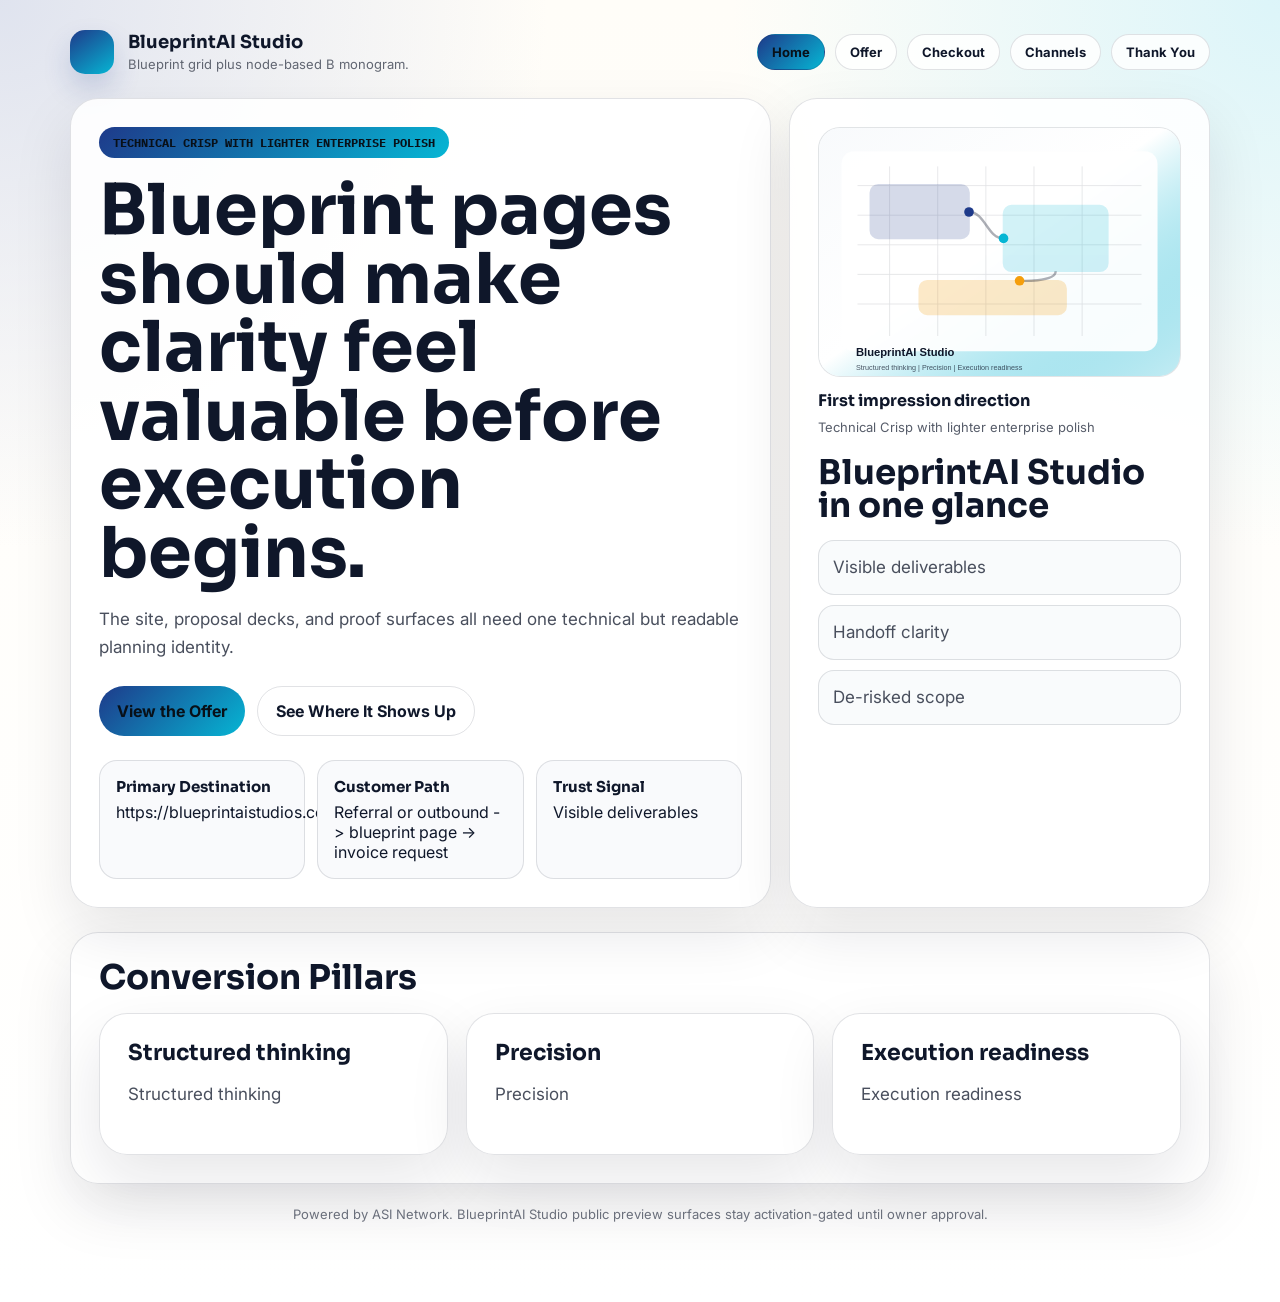
<file: index.html>
<!doctype html>
<html>
<head>
  <meta charset="utf-8" />
  <meta name="viewport" content="width=device-width, initial-scale=1" />
  <title>BlueprintAI Studio | Home</title>
  <link rel="preconnect" href="https://fonts.googleapis.com" /><link rel="preconnect" href="https://fonts.gstatic.com" crossorigin /><link href="https://fonts.googleapis.com/css2?family=Sora:wght@400;500;600;700;800&family=Inter:wght@400;500;600;700;800&family=IBM+Plex+Mono:wght@400;500;600;700;800&display=swap" rel="stylesheet" />
  <link rel="stylesheet" href="./styles.css" />
</head>
<body class="mode-technical">
  <main class="page">
    <header class="header">
      <a class="brand" href="./index.html">
        <span class="brand-mark"></span>
        <span class="brand-copy">
          <strong>BlueprintAI Studio</strong>
          <span>Blueprint grid plus node-based B monogram.</span>
        </span>
      </a>
      <nav class="nav">
        <a class='button primary' href='index.html'>Home</a>
        <a class='button ghost' href='offer.html'>Offer</a>
        <a class='button ghost' href='checkout.html'>Checkout</a>
        <a class='button ghost' href='channels.html'>Channels</a>
        <a class='button ghost' href='thank-you.html'>Thank You</a>
      </nav>
    </header>

    <section class="hero">
      <article class="hero-card">
        <div class="eyebrow">Technical Crisp with lighter enterprise polish</div>
        <h1>Blueprint pages should make clarity feel valuable before execution begins.</h1>
        <p>The site, proposal decks, and proof surfaces all need one technical but readable planning identity.</p>
        <div class="actions">
          <a class="button primary" href="./offer.html">View the Offer</a>
          <a class="button ghost" href="./channels.html">See Where It Shows Up</a>
        </div>
        <div class="meta">
          <div class="meta-card">
            <strong>Primary Destination</strong>
            <span>https://blueprintaistudios.com</span>
          </div>
          <div class="meta-card">
            <strong>Customer Path</strong>
            <span>Referral or outbound -&gt; blueprint page -&gt; invoice request</span>
          </div>

          <div class="meta-card">
            <strong>Trust Signal</strong>
            <span>Visible deliverables</span>
          </div>
        </div>
      </article>
      <aside class="visual-side">

      <figure class="visual-board visual-technical">
        <img class="visual-img" src="[data-uri]" alt="BlueprintAI Studio homepage visual system" loading="eager" />
        <figcaption>
          <strong>First impression direction</strong>
          <span>Technical Crisp with lighter enterprise polish</span>
        </figcaption>
      </figure>

        <h2>BlueprintAI Studio in one glance</h2>
        <ul class="proof-points"><li>Visible deliverables</li><li>Handoff clarity</li><li>De-risked scope</li></ul>
      </aside>
    </section>
    <section class="panel" style="margin-top:24px;">
      <h2>Conversion Pillars</h2>
      <div class="grid-three" style="margin-top:18px;">
        <article class='offer-card'><h3>Structured thinking</h3><p>Structured thinking</p></article><article class='offer-card'><h3>Precision</h3><p>Precision</p></article><article class='offer-card'><h3>Execution readiness</h3><p>Execution readiness</p></article>
      </div>
    </section>

    <div class="footer-note">Powered by ASI Network. BlueprintAI Studio public preview surfaces stay activation-gated until owner approval.</div>
  </main>
</body>
</html>
</file>
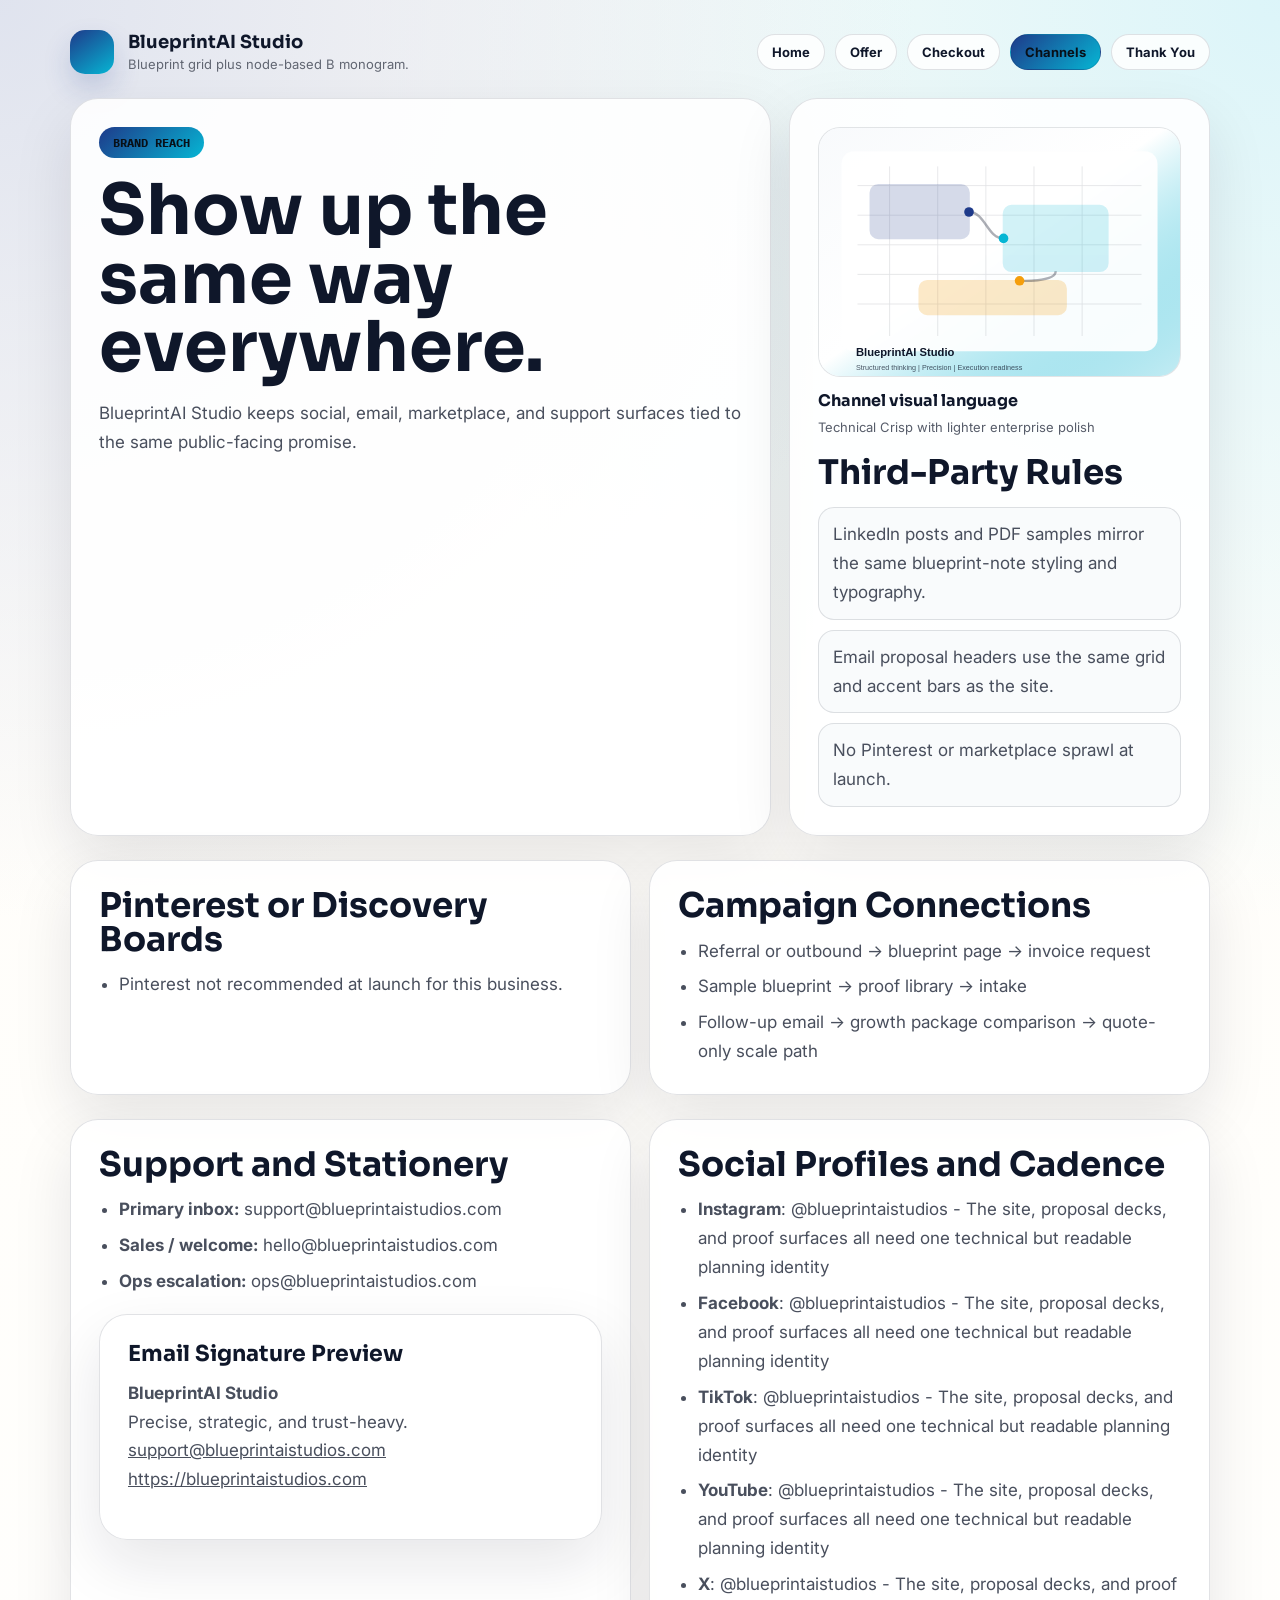
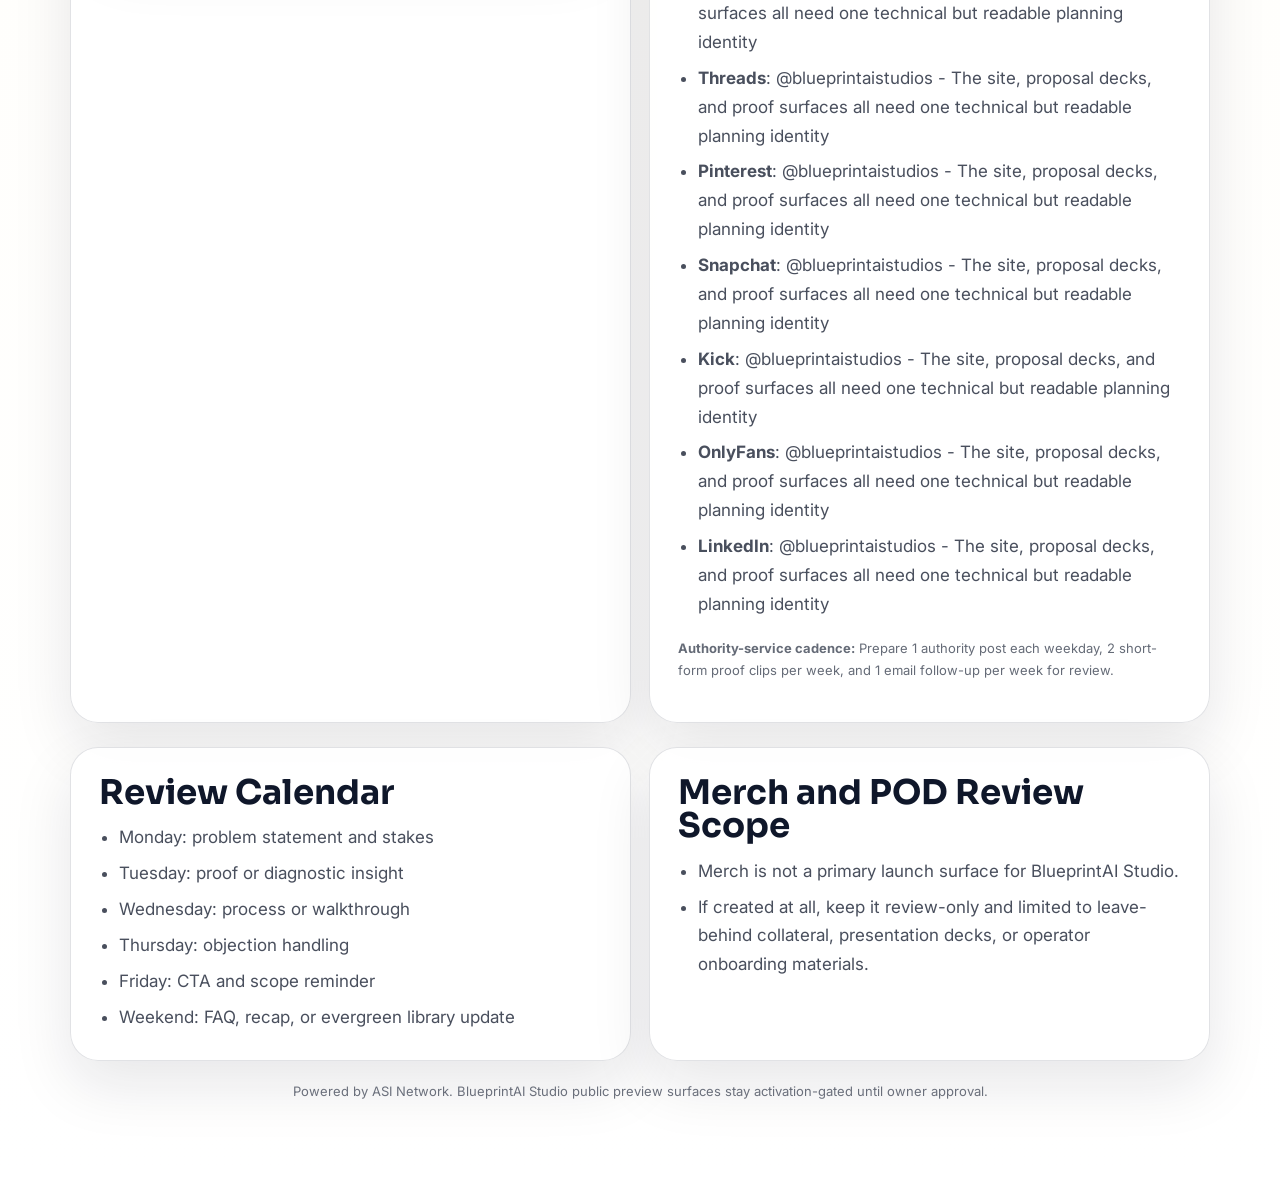
<file: channels.html>
<!doctype html>
<html>
<head>
  <meta charset="utf-8" />
  <meta name="viewport" content="width=device-width, initial-scale=1" />
  <title>BlueprintAI Studio | Channels</title>
  <link rel="preconnect" href="https://fonts.googleapis.com" /><link rel="preconnect" href="https://fonts.gstatic.com" crossorigin /><link href="https://fonts.googleapis.com/css2?family=Sora:wght@400;500;600;700;800&family=Inter:wght@400;500;600;700;800&family=IBM+Plex+Mono:wght@400;500;600;700;800&display=swap" rel="stylesheet" />
  <link rel="stylesheet" href="./styles.css" />
</head>
<body class="mode-technical">
  <main class="page">
    <header class="header">
      <a class="brand" href="./index.html">
        <span class="brand-mark"></span>
        <span class="brand-copy">
          <strong>BlueprintAI Studio</strong>
          <span>Blueprint grid plus node-based B monogram.</span>
        </span>
      </a>
      <nav class="nav">
        <a class='button ghost' href='index.html'>Home</a>
        <a class='button ghost' href='offer.html'>Offer</a>
        <a class='button ghost' href='checkout.html'>Checkout</a>
        <a class='button primary' href='channels.html'>Channels</a>
        <a class='button ghost' href='thank-you.html'>Thank You</a>
      </nav>
    </header>

    <section class="hero">
      <article class="hero-card">
        <div class="eyebrow">Brand Reach</div>
        <h1>Show up the same way everywhere.</h1>
        <p>BlueprintAI Studio keeps social, email, marketplace, and support surfaces tied to the same public-facing promise.</p>
      </article>
      <aside class="visual-side">

      <figure class="visual-board visual-technical">
        <img class="visual-img" src="[data-uri]" alt="BlueprintAI Studio channels visual system" loading="eager" />
        <figcaption>
          <strong>Channel visual language</strong>
          <span>Technical Crisp with lighter enterprise polish</span>
        </figcaption>
      </figure>

        <h2>Third-Party Rules</h2>
        <ul class="proof-points"><li>LinkedIn posts and PDF samples mirror the same blueprint-note styling and typography.</li><li>Email proposal headers use the same grid and accent bars as the site.</li><li>No Pinterest or marketplace sprawl at launch.</li></ul>
      </aside>
    </section>
    <section class="grid-two" style="margin-top:24px;">
      <section class="panel">
        <h2>Pinterest or Discovery Boards</h2>
        <ul><li>Pinterest not recommended at launch for this business.</li></ul>
      </section>
      <section class="panel">
        <h2>Campaign Connections</h2>
        <ul><li>Referral or outbound -&gt; blueprint page -&gt; invoice request</li><li>Sample blueprint -&gt; proof library -&gt; intake</li><li>Follow-up email -&gt; growth package comparison -&gt; quote-only scale path</li></ul>
      </section>
    </section>
    <section class="grid-two" style="margin-top:24px;">
      <section class="panel">
        <h2>Support and Stationery</h2>
        <ul>
          <li><strong>Primary inbox:</strong> support@blueprintaistudios.com</li>
          <li><strong>Sales / welcome:</strong> hello@blueprintaistudios.com</li>
          <li><strong>Ops escalation:</strong> ops@blueprintaistudios.com</li>
        </ul>
        <div class="offer-card" style="margin-top:18px;">
          <h3>Email Signature Preview</h3>
          <p style="margin-top:14px;"><strong>BlueprintAI Studio</strong><br />Precise, strategic, and trust-heavy.<br /><a href="mailto:support@blueprintaistudios.com">support@blueprintaistudios.com</a><br /><a href="https://blueprintaistudios.com">https://blueprintaistudios.com</a></p>
        </div>
      </section>
      <section class="panel">
        <h2>Social Profiles and Cadence</h2>
        <ul><li><strong>Instagram</strong>: @blueprintaistudios - The site, proposal decks, and proof surfaces all need one technical but readable planning identity</li><li><strong>Facebook</strong>: @blueprintaistudios - The site, proposal decks, and proof surfaces all need one technical but readable planning identity</li><li><strong>TikTok</strong>: @blueprintaistudios - The site, proposal decks, and proof surfaces all need one technical but readable planning identity</li><li><strong>YouTube</strong>: @blueprintaistudios - The site, proposal decks, and proof surfaces all need one technical but readable planning identity</li><li><strong>X</strong>: @blueprintaistudios - The site, proposal decks, and proof surfaces all need one technical but readable planning identity</li><li><strong>Threads</strong>: @blueprintaistudios - The site, proposal decks, and proof surfaces all need one technical but readable planning identity</li><li><strong>Pinterest</strong>: @blueprintaistudios - The site, proposal decks, and proof surfaces all need one technical but readable planning identity</li><li><strong>Snapchat</strong>: @blueprintaistudios - The site, proposal decks, and proof surfaces all need one technical but readable planning identity</li><li><strong>Kick</strong>: @blueprintaistudios - The site, proposal decks, and proof surfaces all need one technical but readable planning identity</li><li><strong>OnlyFans</strong>: @blueprintaistudios - The site, proposal decks, and proof surfaces all need one technical but readable planning identity</li><li><strong>LinkedIn</strong>: @blueprintaistudios - The site, proposal decks, and proof surfaces all need one technical but readable planning identity</li></ul>
        <p class="micro" style="margin-top:18px;"><strong>Authority-service cadence:</strong> Prepare 1 authority post each weekday, 2 short-form proof clips per week, and 1 email follow-up per week for review.</p>
      </section>
    </section>
    <section class="grid-two" style="margin-top:24px;">
      <section class="panel">
        <h2>Review Calendar</h2>
        <ul><li>Monday: problem statement and stakes</li><li>Tuesday: proof or diagnostic insight</li><li>Wednesday: process or walkthrough</li><li>Thursday: objection handling</li><li>Friday: CTA and scope reminder</li><li>Weekend: FAQ, recap, or evergreen library update</li></ul>
      </section>
      <section class="panel">
        <h2>Merch and POD Review Scope</h2>
        <ul><li>Merch is not a primary launch surface for BlueprintAI Studio.</li><li>If created at all, keep it review-only and limited to leave-behind collateral, presentation decks, or operator onboarding materials.</li></ul>
      </section>
    </section>

    <div class="footer-note">Powered by ASI Network. BlueprintAI Studio public preview surfaces stay activation-gated until owner approval.</div>
  </main>
</body>
</html>
</file>
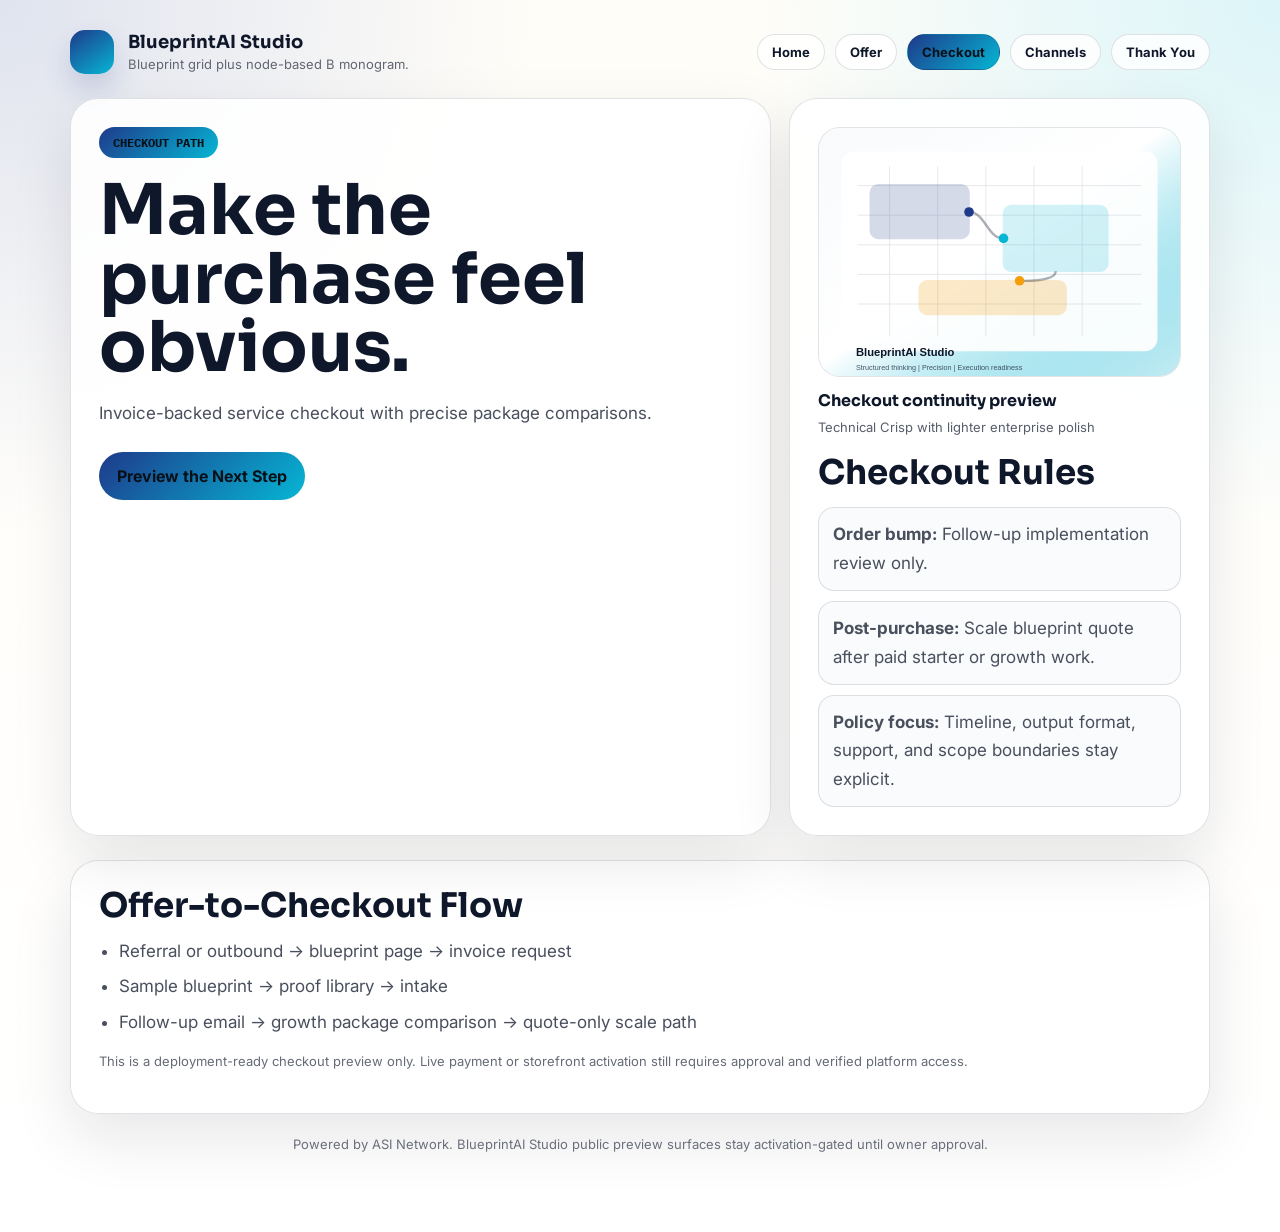
<file: checkout.html>
<!doctype html>
<html>
<head>
  <meta charset="utf-8" />
  <meta name="viewport" content="width=device-width, initial-scale=1" />
  <title>BlueprintAI Studio | Checkout</title>
  <link rel="preconnect" href="https://fonts.googleapis.com" /><link rel="preconnect" href="https://fonts.gstatic.com" crossorigin /><link href="https://fonts.googleapis.com/css2?family=Sora:wght@400;500;600;700;800&family=Inter:wght@400;500;600;700;800&family=IBM+Plex+Mono:wght@400;500;600;700;800&display=swap" rel="stylesheet" />
  <link rel="stylesheet" href="./styles.css" />
</head>
<body class="mode-technical">
  <main class="page">
    <header class="header">
      <a class="brand" href="./index.html">
        <span class="brand-mark"></span>
        <span class="brand-copy">
          <strong>BlueprintAI Studio</strong>
          <span>Blueprint grid plus node-based B monogram.</span>
        </span>
      </a>
      <nav class="nav">
        <a class='button ghost' href='index.html'>Home</a>
        <a class='button ghost' href='offer.html'>Offer</a>
        <a class='button primary' href='checkout.html'>Checkout</a>
        <a class='button ghost' href='channels.html'>Channels</a>
        <a class='button ghost' href='thank-you.html'>Thank You</a>
      </nav>
    </header>

    <section class="hero">
      <article class="hero-card">
        <div class="eyebrow">Checkout Path</div>
        <h1>Make the purchase feel obvious.</h1>
        <p>Invoice-backed service checkout with precise package comparisons.</p>
        <div class="actions">
          <a class="button primary" href="./thank-you.html">Preview the Next Step</a>
        </div>
      </article>
      <aside class="visual-side">

      <figure class="visual-board visual-technical">
        <img class="visual-img" src="[data-uri]" alt="BlueprintAI Studio checkout visual system" loading="eager" />
        <figcaption>
          <strong>Checkout continuity preview</strong>
          <span>Technical Crisp with lighter enterprise polish</span>
        </figcaption>
      </figure>

        <h2>Checkout Rules</h2>
        <ul class="proof-points">
          <li><strong>Order bump:</strong> Follow-up implementation review only.</li>
          <li><strong>Post-purchase:</strong> Scale blueprint quote after paid starter or growth work.</li>
          <li><strong>Policy focus:</strong> Timeline, output format, support, and scope boundaries stay explicit.</li>
        </ul>
      </aside>
    </section>
    <section class="panel" style="margin-top:24px;">
      <h2>Offer-to-Checkout Flow</h2>
      <ul><li>Referral or outbound -&gt; blueprint page -&gt; invoice request</li><li>Sample blueprint -&gt; proof library -&gt; intake</li><li>Follow-up email -&gt; growth package comparison -&gt; quote-only scale path</li></ul>
      <p class="micro">This is a deployment-ready checkout preview only. Live payment or storefront activation still requires approval and verified platform access.</p>
    </section>

    <div class="footer-note">Powered by ASI Network. BlueprintAI Studio public preview surfaces stay activation-gated until owner approval.</div>
  </main>
</body>
</html>
</file>
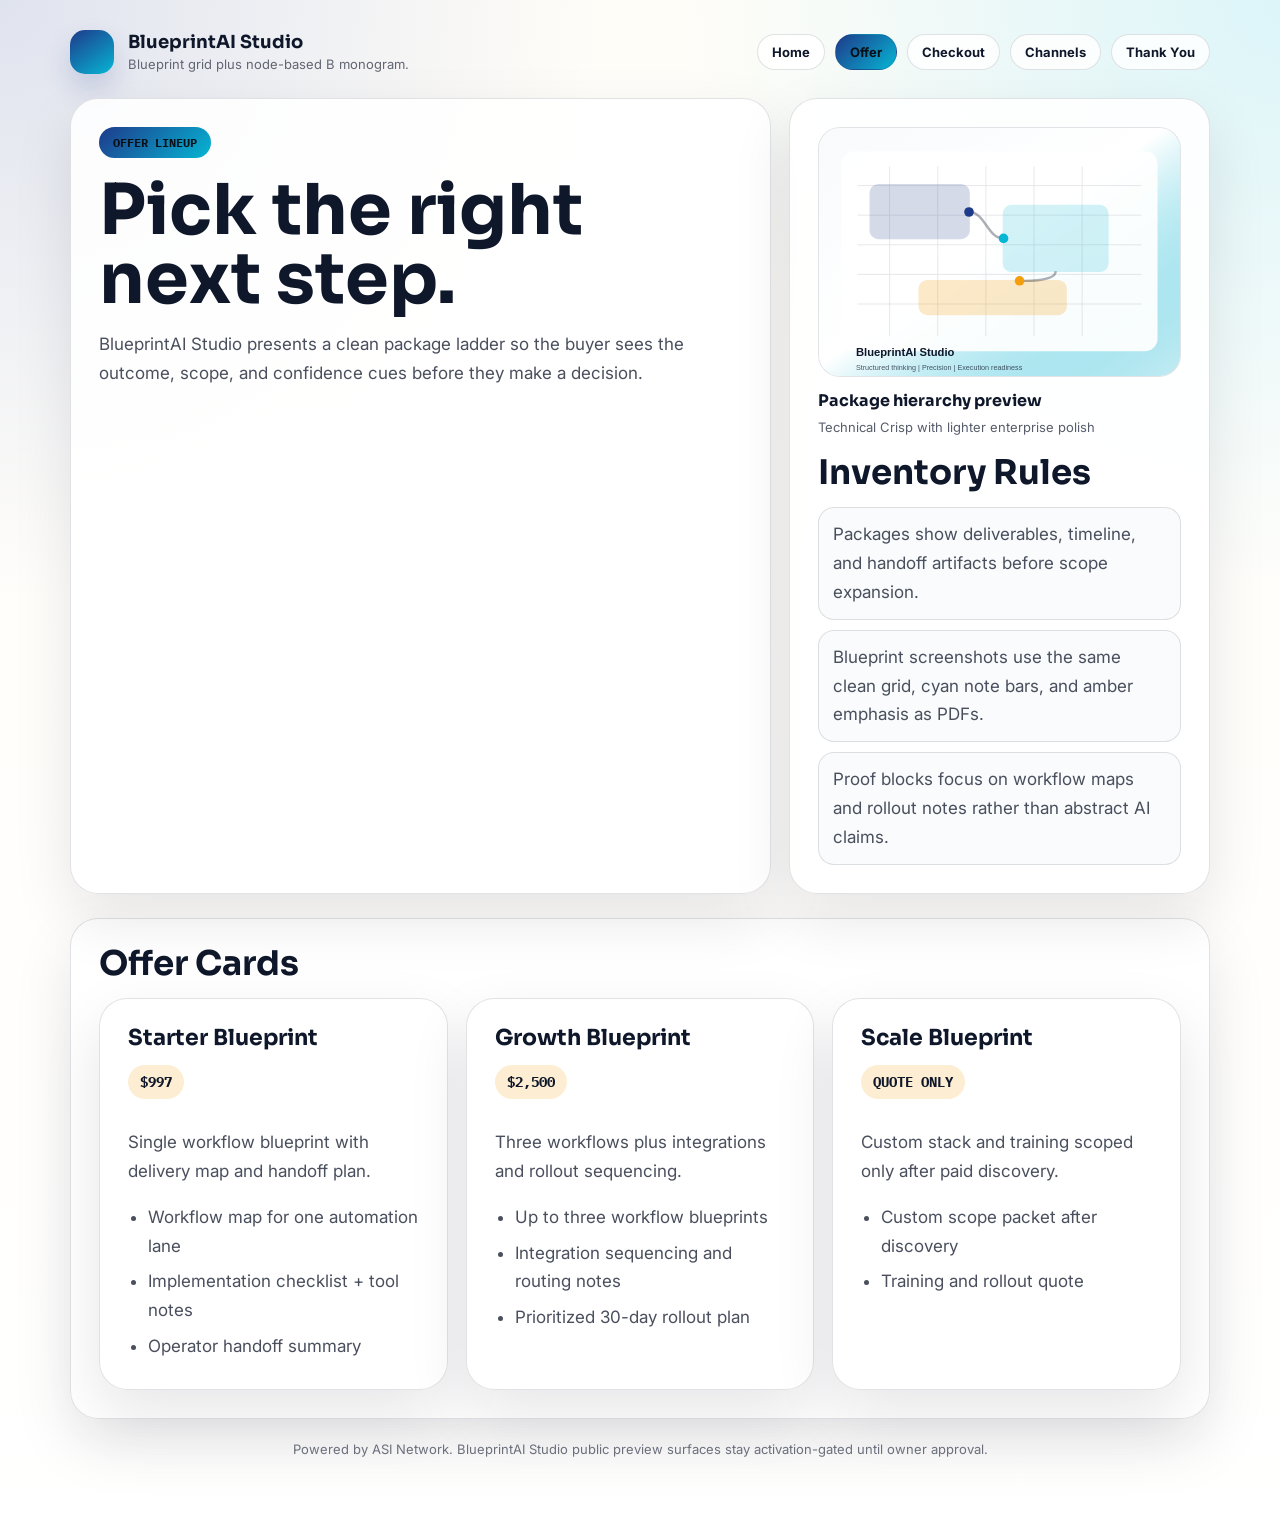
<file: offer.html>
<!doctype html>
<html>
<head>
  <meta charset="utf-8" />
  <meta name="viewport" content="width=device-width, initial-scale=1" />
  <title>BlueprintAI Studio | Offer</title>
  <link rel="preconnect" href="https://fonts.googleapis.com" /><link rel="preconnect" href="https://fonts.gstatic.com" crossorigin /><link href="https://fonts.googleapis.com/css2?family=Sora:wght@400;500;600;700;800&family=Inter:wght@400;500;600;700;800&family=IBM+Plex+Mono:wght@400;500;600;700;800&display=swap" rel="stylesheet" />
  <link rel="stylesheet" href="./styles.css" />
</head>
<body class="mode-technical">
  <main class="page">
    <header class="header">
      <a class="brand" href="./index.html">
        <span class="brand-mark"></span>
        <span class="brand-copy">
          <strong>BlueprintAI Studio</strong>
          <span>Blueprint grid plus node-based B monogram.</span>
        </span>
      </a>
      <nav class="nav">
        <a class='button ghost' href='index.html'>Home</a>
        <a class='button primary' href='offer.html'>Offer</a>
        <a class='button ghost' href='checkout.html'>Checkout</a>
        <a class='button ghost' href='channels.html'>Channels</a>
        <a class='button ghost' href='thank-you.html'>Thank You</a>
      </nav>
    </header>

    <section class="hero">
      <article class="hero-card">
        <div class="eyebrow">Offer Lineup</div>
        <h1>Pick the right next step.</h1>
        <p>BlueprintAI Studio presents a clean package ladder so the buyer sees the outcome, scope, and confidence cues before they make a decision.</p>
      </article>
      <aside class="visual-side">

      <figure class="visual-board visual-technical">
        <img class="visual-img" src="[data-uri]" alt="BlueprintAI Studio offer visual system" loading="eager" />
        <figcaption>
          <strong>Package hierarchy preview</strong>
          <span>Technical Crisp with lighter enterprise polish</span>
        </figcaption>
      </figure>

        <h2>Inventory Rules</h2>
        <ul class="proof-points"><li>Packages show deliverables, timeline, and handoff artifacts before scope expansion.</li><li>Blueprint screenshots use the same clean grid, cyan note bars, and amber emphasis as PDFs.</li><li>Proof blocks focus on workflow maps and rollout notes rather than abstract AI claims.</li></ul>
      </aside>
    </section>
    <section class="panel" style="margin-top:24px;">
      <h2>Offer Cards</h2>
      <div class="offer-grid" style="margin-top:18px;"><article class='offer-card'><h3>Starter Blueprint</h3><div class='price'>$997</div><p>Single workflow blueprint with delivery map and handoff plan.</p><ul><li>Workflow map for one automation lane</li><li>Implementation checklist + tool notes</li><li>Operator handoff summary</li></ul></article><article class='offer-card'><h3>Growth Blueprint</h3><div class='price'>$2,500</div><p>Three workflows plus integrations and rollout sequencing.</p><ul><li>Up to three workflow blueprints</li><li>Integration sequencing and routing notes</li><li>Prioritized 30-day rollout plan</li></ul></article><article class='offer-card'><h3>Scale Blueprint</h3><div class='price'>Quote only</div><p>Custom stack and training scoped only after paid discovery.</p><ul><li>Custom scope packet after discovery</li><li>Training and rollout quote</li></ul></article></div>
    </section>

    <div class="footer-note">Powered by ASI Network. BlueprintAI Studio public preview surfaces stay activation-gated until owner approval.</div>
  </main>
</body>
</html>
</file>
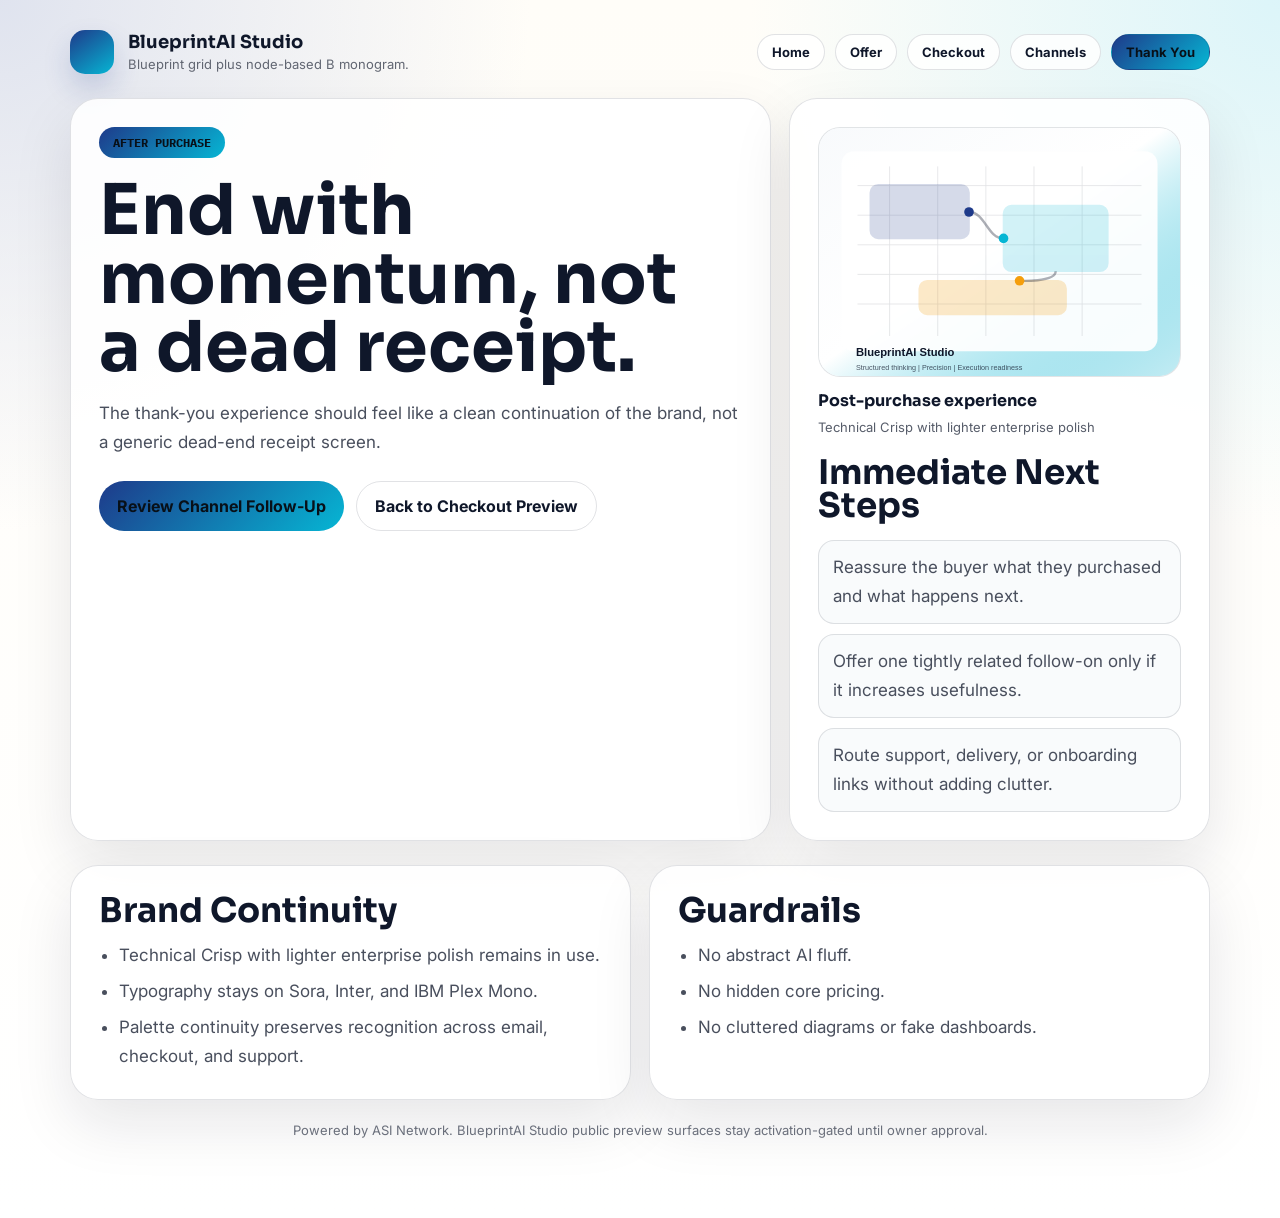
<file: thank-you.html>
<!doctype html>
<html>
<head>
  <meta charset="utf-8" />
  <meta name="viewport" content="width=device-width, initial-scale=1" />
  <title>BlueprintAI Studio | Thank You</title>
  <link rel="preconnect" href="https://fonts.googleapis.com" /><link rel="preconnect" href="https://fonts.gstatic.com" crossorigin /><link href="https://fonts.googleapis.com/css2?family=Sora:wght@400;500;600;700;800&family=Inter:wght@400;500;600;700;800&family=IBM+Plex+Mono:wght@400;500;600;700;800&display=swap" rel="stylesheet" />
  <link rel="stylesheet" href="./styles.css" />
</head>
<body class="mode-technical">
  <main class="page">
    <header class="header">
      <a class="brand" href="./index.html">
        <span class="brand-mark"></span>
        <span class="brand-copy">
          <strong>BlueprintAI Studio</strong>
          <span>Blueprint grid plus node-based B monogram.</span>
        </span>
      </a>
      <nav class="nav">
        <a class='button ghost' href='index.html'>Home</a>
        <a class='button ghost' href='offer.html'>Offer</a>
        <a class='button ghost' href='checkout.html'>Checkout</a>
        <a class='button ghost' href='channels.html'>Channels</a>
        <a class='button primary' href='thank-you.html'>Thank You</a>
      </nav>
    </header>

    <section class="hero">
      <article class="hero-card">
        <div class="eyebrow">After Purchase</div>
        <h1>End with momentum, not a dead receipt.</h1>
        <p>The thank-you experience should feel like a clean continuation of the brand, not a generic dead-end receipt screen.</p>
        <div class="actions">
          <a class="button primary" href="./channels.html">Review Channel Follow-Up</a>
          <a class="button ghost" href="./checkout.html">Back to Checkout Preview</a>
        </div>
      </article>
      <aside class="visual-side">

      <figure class="visual-board visual-technical">
        <img class="visual-img" src="[data-uri]" alt="BlueprintAI Studio thank you visual system" loading="eager" />
        <figcaption>
          <strong>Post-purchase experience</strong>
          <span>Technical Crisp with lighter enterprise polish</span>
        </figcaption>
      </figure>

        <h2>Immediate Next Steps</h2>
        <ul class="proof-points">
          <li>Reassure the buyer what they purchased and what happens next.</li>
          <li>Offer one tightly related follow-on only if it increases usefulness.</li>
          <li>Route support, delivery, or onboarding links without adding clutter.</li>
        </ul>
      </aside>
    </section>
    <section class="grid-two" style="margin-top:24px;">
      <section class="panel">
        <h2>Brand Continuity</h2>
        <ul>
          <li>Technical Crisp with lighter enterprise polish remains in use.</li>
          <li>Typography stays on Sora, Inter, and IBM Plex Mono.</li>
          <li>Palette continuity preserves recognition across email, checkout, and support.</li>
        </ul>
      </section>
      <section class="panel">
        <h2>Guardrails</h2>
        <ul><li>No abstract AI fluff.</li><li>No hidden core pricing.</li><li>No cluttered diagrams or fake dashboards.</li></ul>
      </section>
    </section>

    <div class="footer-note">Powered by ASI Network. BlueprintAI Studio public preview surfaces stay activation-gated until owner approval.</div>
  </main>
</body>
</html>
</file>
<file: styles.css>
:root {
  --primary: #1E3A8A;
  --secondary: #06B6D4;
  --accent: #F59E0B;
  --ink: #0F172A;
  --surface: #F8FAFC;
  --line: rgba(15, 23, 42, 0.12);
  --display: 'Sora', 'Avenir Next', 'Segoe UI', sans-serif;
  --body: 'Inter', 'Avenir Next', 'Segoe UI', sans-serif;
  --accent-font: 'IBM Plex Mono', 'Avenir Next', 'Segoe UI', sans-serif;
}
* { box-sizing: border-box; }
body {
  margin: 0;
  font-family: var(--body);
  color: var(--ink);
  background:
    radial-gradient(circle at 0% 0%, color-mix(in srgb, var(--primary) 14%, white), transparent 30%),
    radial-gradient(circle at 100% 0%, color-mix(in srgb, var(--secondary) 14%, white), transparent 30%),
    linear-gradient(180deg, #fffdf8, #ffffff);
}
body.mode-editorial {
  background:
    linear-gradient(180deg, color-mix(in srgb, var(--accent) 12%, white), transparent 26%),
    repeating-linear-gradient(90deg, rgba(15,23,42,.035) 0, rgba(15,23,42,.035) 1px, transparent 1px, transparent 92px),
    linear-gradient(180deg, #fffdf8, #ffffff);
}
body.mode-luxury {
  background:
    linear-gradient(180deg, color-mix(in srgb, var(--surface) 94%, white), #ffffff 70%),
    linear-gradient(90deg, color-mix(in srgb, var(--primary) 8%, white), transparent);
}
body.mode-motion {
  background:
    linear-gradient(135deg, color-mix(in srgb, var(--primary) 12%, white) 0 24%, transparent 24% 100%),
    linear-gradient(180deg, #fffdf8, #ffffff);
}
body.mode-human {
  background:
    linear-gradient(180deg, color-mix(in srgb, var(--accent) 10%, white), transparent 28%),
    linear-gradient(180deg, #fffdf8, #ffffff);
}
body.mode-urgent {
  background:
    linear-gradient(180deg, color-mix(in srgb, var(--primary) 9%, white), transparent 28%),
    linear-gradient(180deg, #f9fbff, #ffffff);
}
a { color: inherit; }
.page { max-width: 1180px; margin: 0 auto; padding: 24px 20px 80px; }
.header { display: flex; flex-wrap: wrap; align-items: center; justify-content: space-between; gap: 12px; padding: 6px 0 24px; }
.brand { display: flex; align-items: center; gap: 14px; text-decoration: none; }
.brand-mark { width: 44px; height: 44px; border-radius: 15px; background: linear-gradient(145deg, var(--primary), var(--secondary)); box-shadow: 0 14px 28px color-mix(in srgb, var(--primary) 18%, transparent); }
.brand-copy strong { display: block; font-family: var(--display); font-size: 18px; line-height: 1; }
.brand-copy span { display: block; margin-top: 5px; font-size: 13px; color: color-mix(in srgb, var(--ink) 66%, white); }
.nav { display: flex; flex-wrap: wrap; gap: 10px; }
.nav a { border: 1px solid var(--line); border-radius: 999px; padding: 9px 14px; text-decoration: none; font-size: 13px; background: rgba(255,255,255,0.84); }
.hero,
.grid-two,
.grid-three,
.offer-grid { display: grid; gap: 18px; }
.hero { grid-template-columns: minmax(0, 1.25fr) minmax(280px, 0.75fr); align-items: stretch; }
.grid-two { grid-template-columns: repeat(2, minmax(0, 1fr)); }
.grid-three { grid-template-columns: repeat(3, minmax(0, 1fr)); }
.offer-grid { grid-template-columns: repeat(auto-fit, minmax(240px, 1fr)); }
.panel,
.hero-card,
.offer-card,
.visual-side { border: 1px solid var(--line); border-radius: 28px; background: rgba(255,255,255,0.88); box-shadow: 0 24px 60px rgba(15,23,42,0.1); }
.hero-card,
.panel,
.offer-card,
.visual-side { padding: 28px; }
.eyebrow { display: inline-flex; border-radius: 999px; padding: 8px 14px; background: linear-gradient(135deg, var(--primary), var(--secondary)); color: #081018; font-family: var(--accent-font); font-size: 12px; font-weight: 700; letter-spacing: 0; text-transform: uppercase; }
h1, h2, h3 { margin: 0; font-family: var(--display); line-height: 0.98; letter-spacing: 0; }
h1 { margin-top: 18px; font-size: clamp(40px, 7vw, 70px); max-width: 11ch; }
h2 { font-size: clamp(24px, 4vw, 34px); }
h3 { font-size: 22px; }
p, li { color: color-mix(in srgb, var(--ink) 76%, white); line-height: 1.7; font-size: 17px; }
.actions { display: flex; flex-wrap: wrap; gap: 12px; margin-top: 24px; }
.button { display: inline-flex; align-items: center; justify-content: center; text-decoration: none; border-radius: 999px; padding: 14px 18px; font-weight: 700; }
.button.primary { background: linear-gradient(135deg, var(--primary), var(--secondary)); color: #081018; }
.button.ghost { border: 1px solid var(--line); }
.meta { display: grid; gap: 12px; grid-template-columns: repeat(3, minmax(0, 1fr)); margin-top: 24px; }
.meta-card { border-radius: 18px; padding: 16px; background: color-mix(in srgb, var(--surface) 92%, white); border: 1px solid var(--line); }
.meta-card strong { display: block; font-family: var(--display); font-size: 15px; margin-bottom: 6px; }
.price { display: inline-block; margin: 16px 0 12px; padding: 8px 12px; border-radius: 999px; background: color-mix(in srgb, var(--accent) 18%, white); font-family: var(--accent-font); font-size: 14px; font-weight: 700; letter-spacing: 0; text-transform: uppercase; }
.micro { font-size: 13px; color: color-mix(in srgb, var(--ink) 64%, white); }
.visual-side { display: grid; gap: 18px; align-content: start; }
.visual-board { margin: 0; }
.visual-img {
  display: block;
  width: 100%;
  aspect-ratio: 1.45;
  object-fit: cover;
  border-radius: 22px;
  border: 1px solid rgba(15, 23, 42, 0.1);
  background: color-mix(in srgb, var(--surface) 90%, white);
}
.visual-board figcaption {
  display: grid;
  gap: 5px;
  margin-top: 12px;
  color: color-mix(in srgb, var(--ink) 70%, white);
  font-size: 13px;
  line-height: 1.5;
}
.visual-board strong { color: var(--ink); font-family: var(--display); font-size: 16px; }
.proof-points { display: grid; gap: 10px; margin-top: 0; padding-left: 0; list-style: none; }
.proof-points li { margin: 0; padding: 12px 14px; border-radius: 16px; background: color-mix(in srgb, var(--surface) 90%, white); border: 1px solid var(--line); }
ul { margin: 14px 0 0; padding-left: 20px; }
li + li { margin-top: 7px; }
.footer-note { margin-top: 22px; font-size: 13px; text-align: center; color: color-mix(in srgb, var(--ink) 62%, white); }
@media (max-width: 960px) {
  .hero, .grid-two, .grid-three, .meta { grid-template-columns: 1fr; }
  h1 { max-width: none; }
}
@media (max-width: 720px) {
  .page { padding: 18px 16px 72px; }
  .hero-card, .panel, .offer-card, .visual-side { padding: 22px; border-radius: 24px; }
  .button { width: 100%; }
}
</file>
